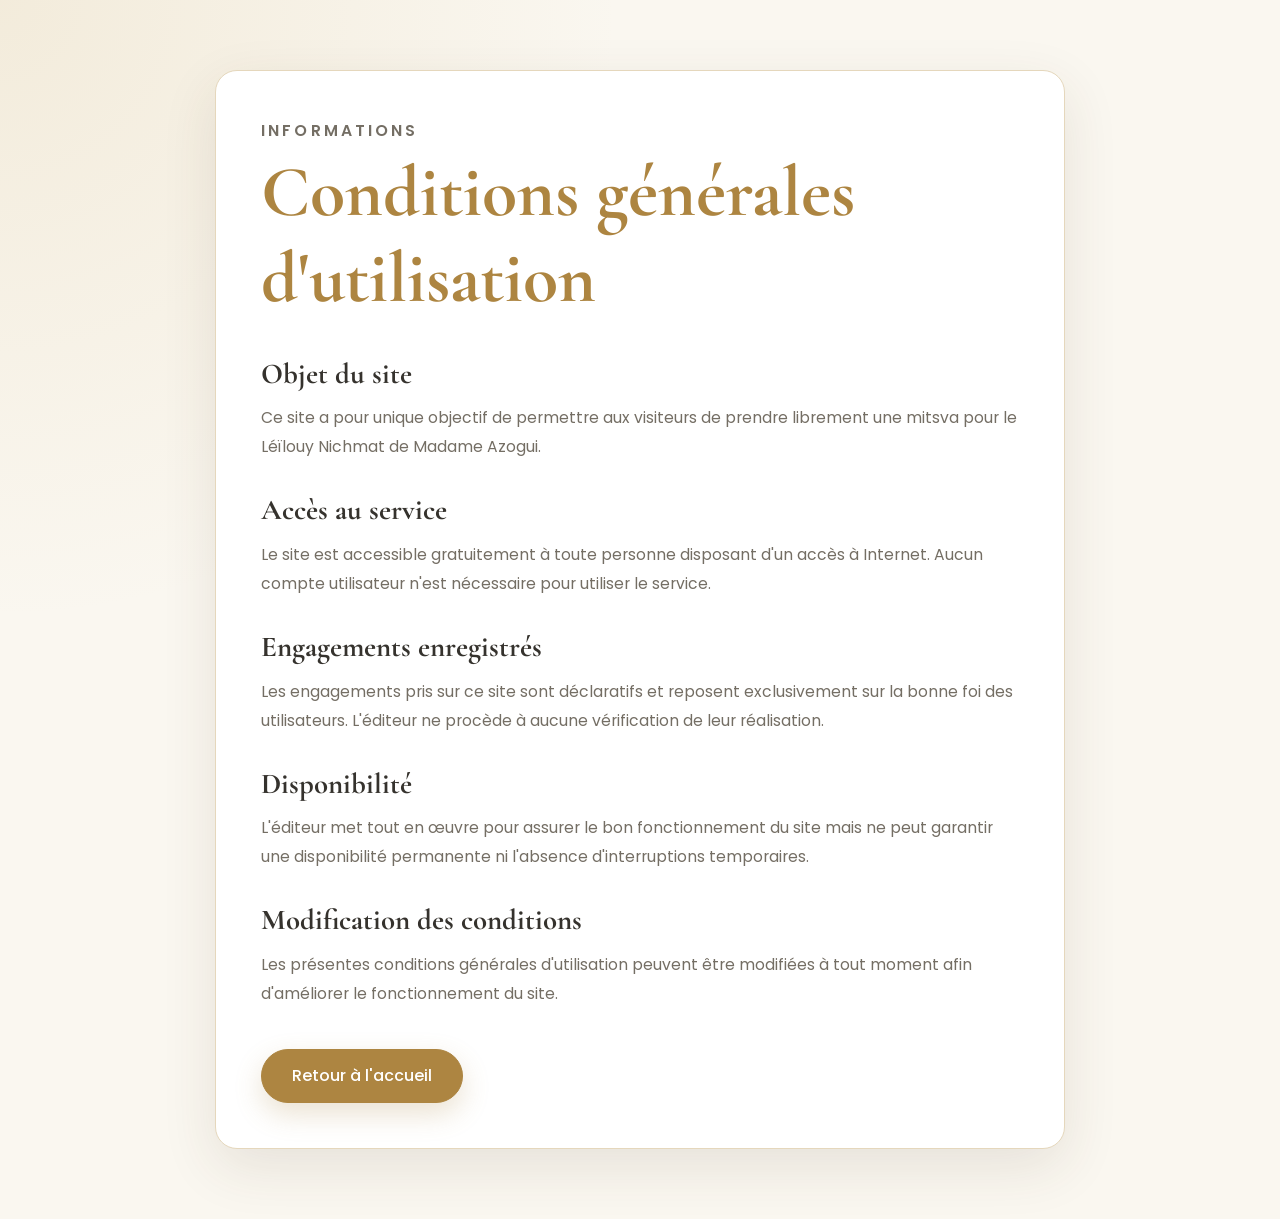
<file: cgu.html>
<!DOCTYPE html>
<html lang="fr">

<head>
  <meta charset="UTF-8">

  <meta
    name="viewport"
    content="width=device-width, initial-scale=1"
  >

  <title>Conditions générales d'utilisation</title>

  <link
    href="https://cdn.jsdelivr.net/npm/bootstrap@5.3.7/dist/css/bootstrap.min.css"
    rel="stylesheet"
  >

  <link rel="preconnect" href="https://fonts.googleapis.com">

  <link
    rel="preconnect"
    href="https://fonts.gstatic.com"
    crossorigin
  >

  <link
    href="https://fonts.googleapis.com/css2?family=Cormorant+Garamond:wght@500;600;700&family=Poppins:wght@300;400;500;600&display=swap"
    rel="stylesheet"
  >

  <link rel="stylesheet" href="style.css">
</head>

<body>

  <main class="page-legale">

    <article class="contenu-legal">

      <p class="petit-titre">Informations</p>

      <h1>Conditions générales d'utilisation</h1>

      <h2>Objet du site</h2>

      <p>
        Ce site a pour unique objectif de permettre aux visiteurs de
        prendre librement une mitsva pour le Léïlouy Nichmat de
        Madame Azogui.
      </p>

      <h2>Accès au service</h2>

      <p>
        Le site est accessible gratuitement à toute personne disposant
        d'un accès à Internet. Aucun compte utilisateur n'est nécessaire
        pour utiliser le service.
      </p>

      <h2>Engagements enregistrés</h2>

      <p>
        Les engagements pris sur ce site sont déclaratifs et reposent
        exclusivement sur la bonne foi des utilisateurs. L'éditeur ne
        procède à aucune vérification de leur réalisation.
      </p>

      <h2>Disponibilité</h2>

      <p>
        L'éditeur met tout en œuvre pour assurer le bon fonctionnement
        du site mais ne peut garantir une disponibilité permanente ni
        l'absence d'interruptions temporaires.
      </p>

      <h2>Modification des conditions</h2>

      <p>
        Les présentes conditions générales d'utilisation peuvent être
        modifiées à tout moment afin d'améliorer le fonctionnement
        du site.
      </p>

      <a href="index.html" class="btn btn-gold">
        Retour à l'accueil
      </a>

    </article>

  </main>

</body>

</html>
</file>
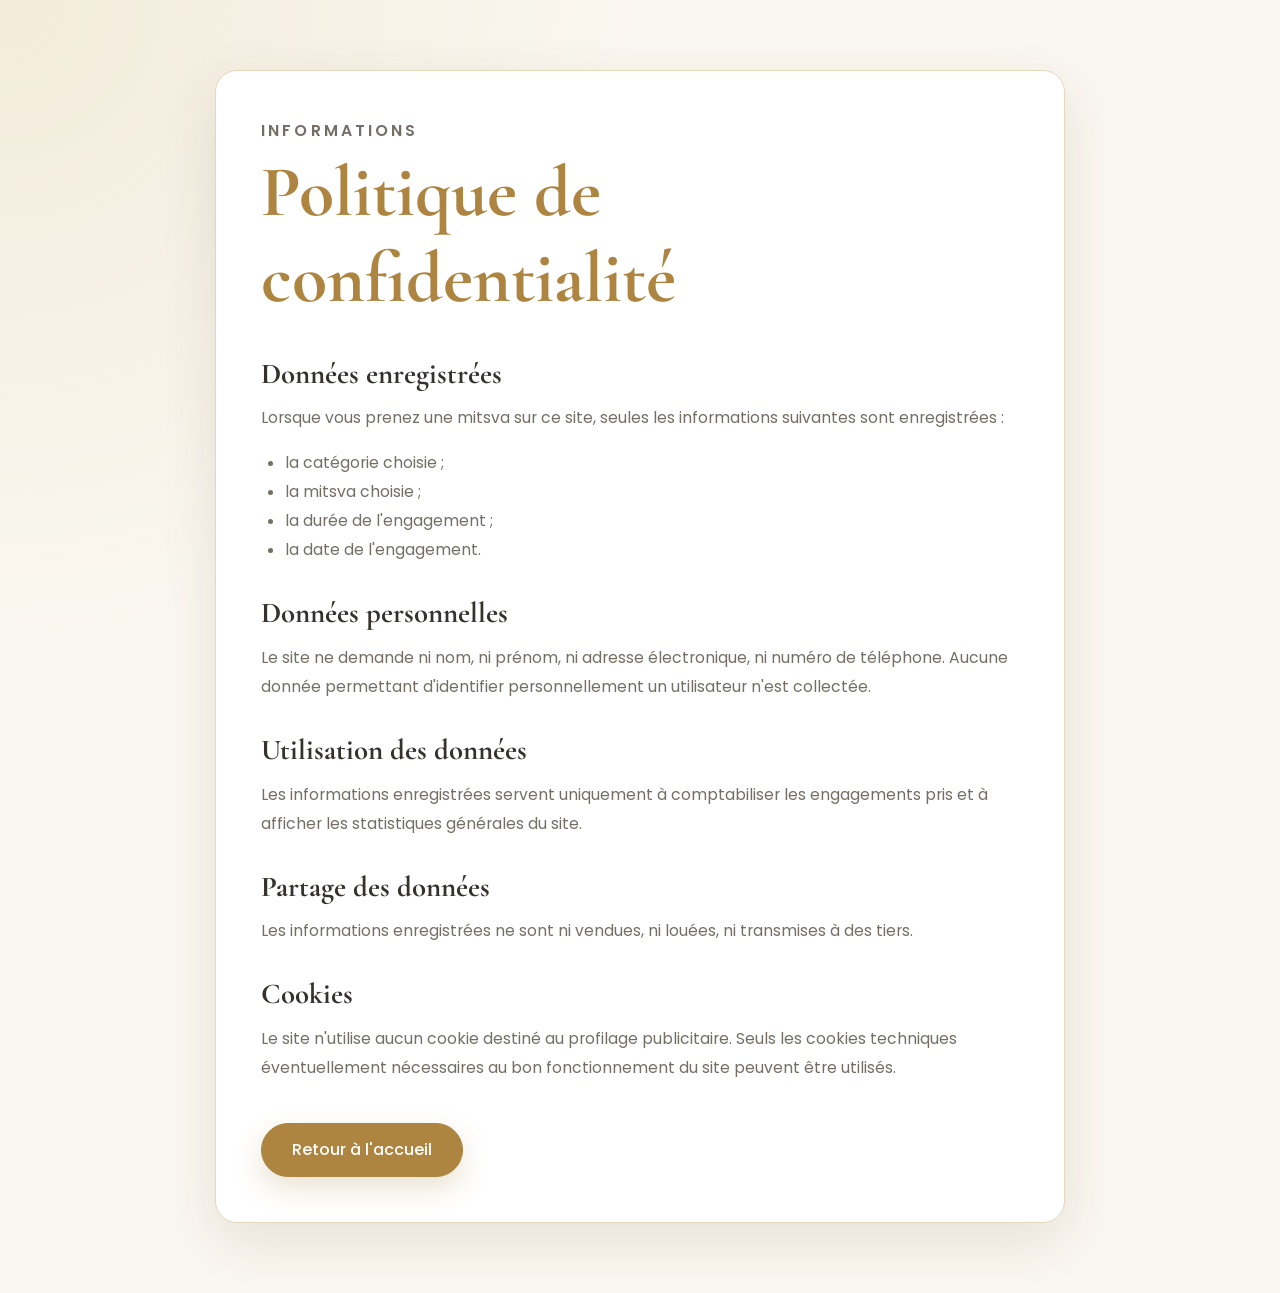
<file: confidentialite.html>
<!DOCTYPE html>
<html lang="fr">

<head>
  <meta charset="UTF-8">

  <meta
    name="viewport"
    content="width=device-width, initial-scale=1"
  >

  <title>Politique de confidentialité</title>

  <link
    href="https://cdn.jsdelivr.net/npm/bootstrap@5.3.7/dist/css/bootstrap.min.css"
    rel="stylesheet"
  >

  <link rel="preconnect" href="https://fonts.googleapis.com">

  <link
    rel="preconnect"
    href="https://fonts.gstatic.com"
    crossorigin
  >

  <link
    href="https://fonts.googleapis.com/css2?family=Cormorant+Garamond:wght@500;600;700&family=Poppins:wght@300;400;500;600&display=swap"
    rel="stylesheet"
  >

  <link rel="stylesheet" href="style.css">
</head>

<body>

  <main class="page-legale">

    <article class="contenu-legal">

      <p class="petit-titre">Informations</p>

      <h1>Politique de confidentialité</h1>

      <h2>Données enregistrées</h2>

      <p>
        Lorsque vous prenez une mitsva sur ce site, seules les
        informations suivantes sont enregistrées :
      </p>

      <ul>
        <li>la catégorie choisie ;</li>
        <li>la mitsva choisie ;</li>
        <li>la durée de l'engagement ;</li>
        <li>la date de l'engagement.</li>
      </ul>

      <h2>Données personnelles</h2>

      <p>
        Le site ne demande ni nom, ni prénom, ni adresse électronique,
        ni numéro de téléphone. Aucune donnée permettant d'identifier
        personnellement un utilisateur n'est collectée.
      </p>

      <h2>Utilisation des données</h2>

      <p>
        Les informations enregistrées servent uniquement à comptabiliser
        les engagements pris et à afficher les statistiques générales
        du site.
      </p>

      <h2>Partage des données</h2>

      <p>
        Les informations enregistrées ne sont ni vendues, ni louées,
        ni transmises à des tiers.
      </p>

      <h2>Cookies</h2>

      <p>
        Le site n'utilise aucun cookie destiné au profilage publicitaire.
        Seuls les cookies techniques éventuellement nécessaires au bon
        fonctionnement du site peuvent être utilisés.
      </p>

      <a href="index.html" class="btn btn-gold">
        Retour à l'accueil
      </a>

    </article>

  </main>

</body>

</html>
</file>
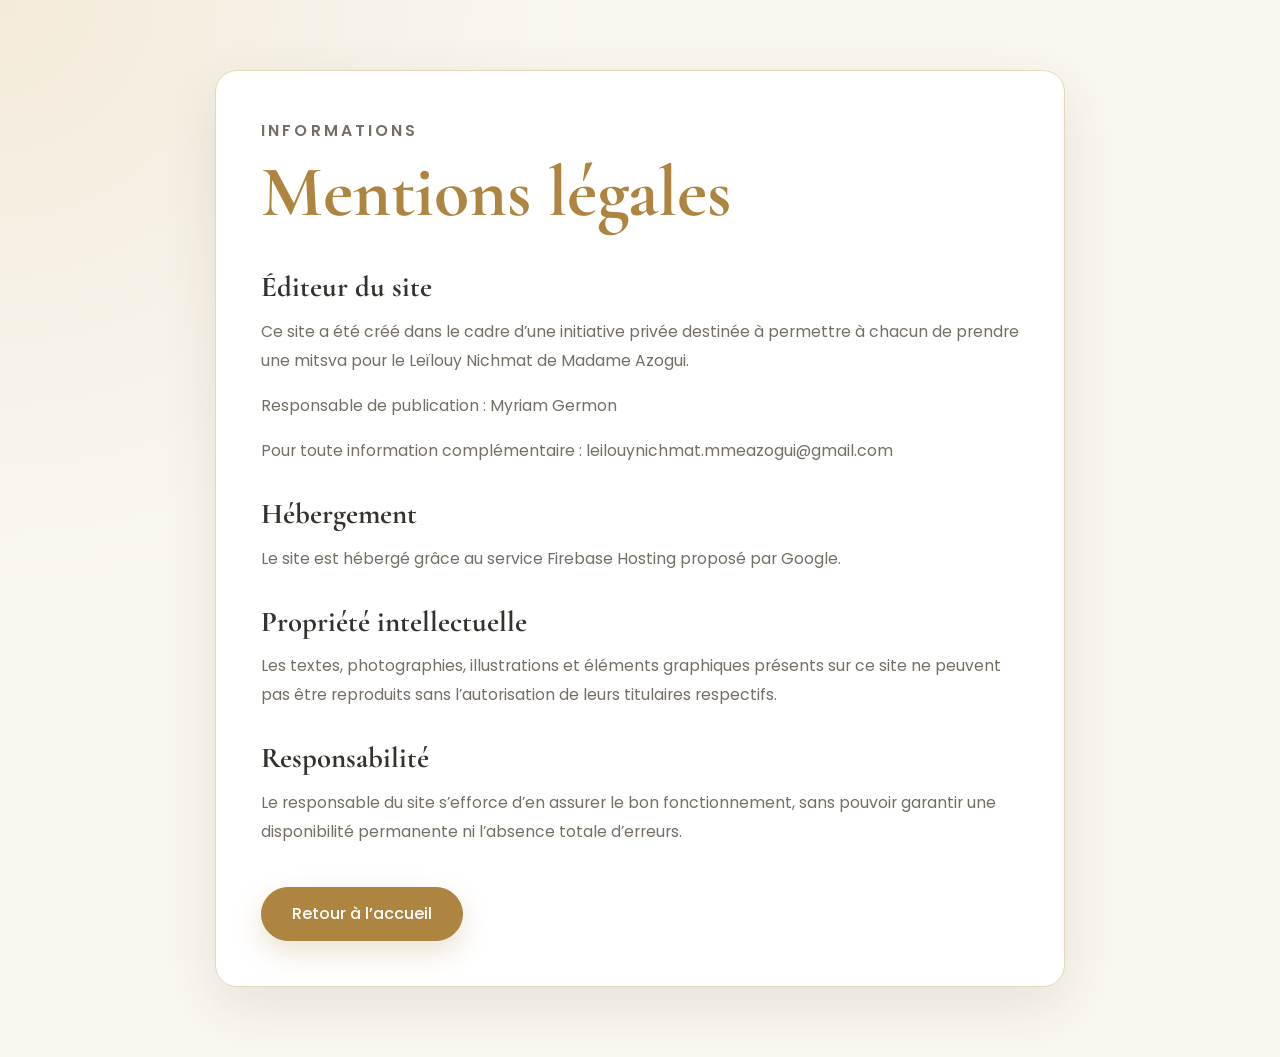
<file: mentions-legales.html>
<!DOCTYPE html>
<html lang="fr">

<head>
  <meta charset="UTF-8">

  <meta
    name="viewport"
    content="width=device-width, initial-scale=1"
  >

  <title>Mentions légales</title>

  <link
    href="https://cdn.jsdelivr.net/npm/bootstrap@5.3.7/dist/css/bootstrap.min.css"
    rel="stylesheet"
  >

  <link rel="preconnect" href="https://fonts.googleapis.com">

  <link
    rel="preconnect"
    href="https://fonts.gstatic.com"
    crossorigin
  >

  <link
    href="https://fonts.googleapis.com/css2?family=Cormorant+Garamond:wght@500;600;700&family=Poppins:wght@300;400;500;600&display=swap"
    rel="stylesheet"
  >

  <link rel="stylesheet" href="style.css">
</head>

<body>

  <main class="page-legale">

    <article class="contenu-legal">

      <p class="petit-titre">Informations</p>

      <h1>Mentions légales</h1>

      <h2>Éditeur du site</h2>

      <p>
        Ce site a été créé dans le cadre d’une initiative privée destinée
        à permettre à chacun de prendre une mitsva pour le Leïlouy Nichmat
        de Madame Azogui.
      </p>

      <p>
        Responsable de publication : Myriam Germon
      </p>

      <p>
        Pour toute information complémentaire : leilouynichmat.mmeazogui@gmail.com 
      </p>

      <h2>Hébergement</h2>

      <p>
        Le site est hébergé grâce au service Firebase Hosting proposé
        par Google.
      </p>

      <h2>Propriété intellectuelle</h2>

      <p>
        Les textes, photographies, illustrations et éléments graphiques
        présents sur ce site ne peuvent pas être reproduits sans
        l’autorisation de leurs titulaires respectifs.
      </p>

      <h2>Responsabilité</h2>

      <p>
        Le responsable du site s’efforce d’en assurer le bon
        fonctionnement, sans pouvoir garantir une disponibilité
        permanente ni l’absence totale d’erreurs.
      </p>

      <a href="index.html" class="btn btn-gold">
        Retour à l’accueil
      </a>

    </article>

  </main>

</body>

</html>
</file>
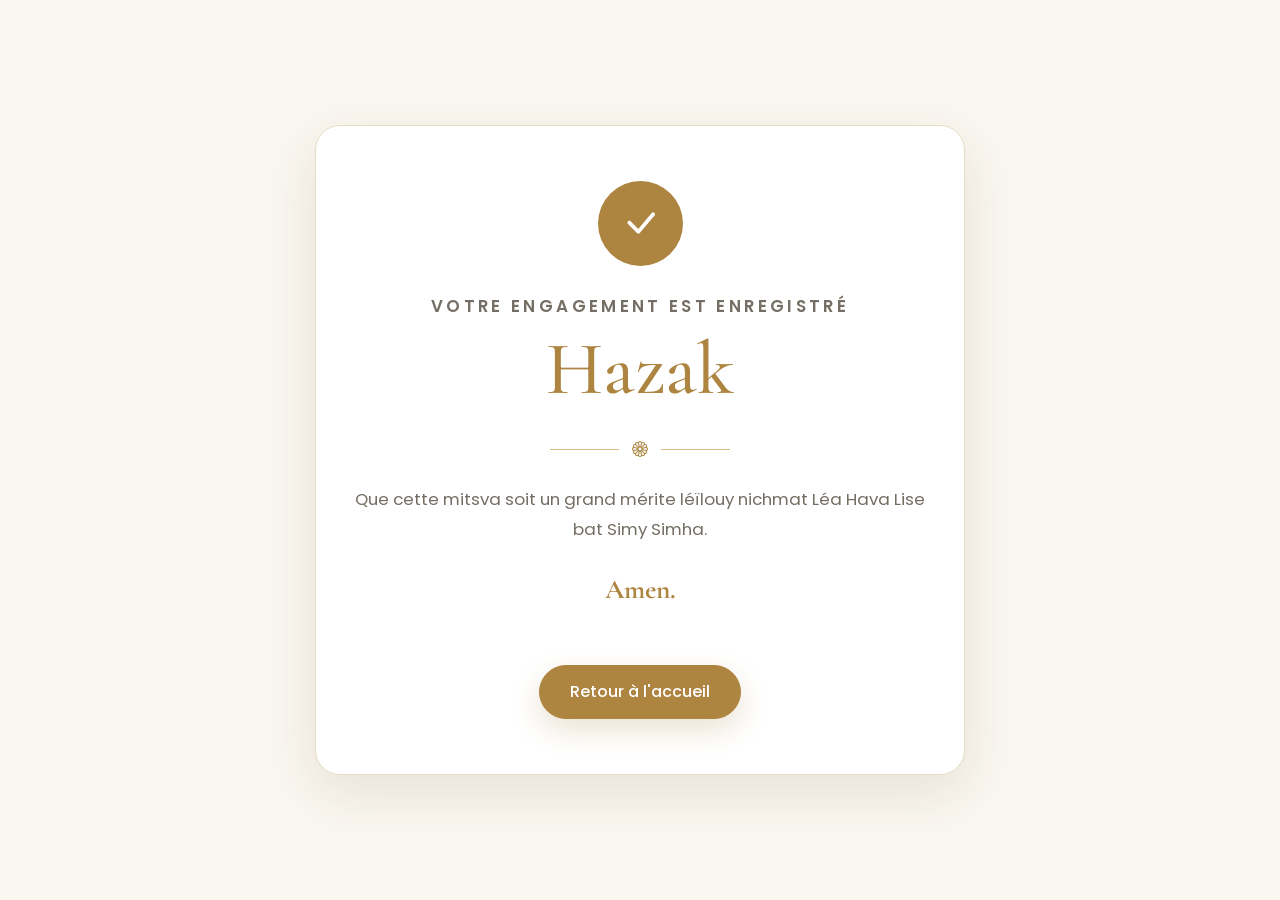
<file: merci.html>
<!DOCTYPE html>
<html lang="fr">

<head>
  <meta charset="UTF-8">

  <meta
    name="viewport"
    content="width=device-width, initial-scale=1"
  >

  <title>Merci pour votre engagement</title>

  <link
    href="https://cdn.jsdelivr.net/npm/bootstrap@5.3.7/dist/css/bootstrap.min.css"
    rel="stylesheet"
  >

  <link rel="preconnect" href="https://fonts.googleapis.com">

  <link
    rel="preconnect"
    href="https://fonts.gstatic.com"
    crossorigin
  >

  <link
    href="https://fonts.googleapis.com/css2?family=Cormorant+Garamond:wght@500;600;700&family=Poppins:wght@300;400;500&display=swap"
    rel="stylesheet"
  >

  <link
    rel="stylesheet"
    href="https://cdn.jsdelivr.net/npm/bootstrap-icons@1.13.1/font/bootstrap-icons.min.css"
  >

  <link rel="stylesheet" href="style.css">

  <style>
    .page-merci {
      min-height: 100vh;
      display: grid;
      place-items: center;
      padding: 30px 20px;
    }

    .carte-merci {
      width: 100%;
      max-width: 650px;
      padding: 55px 35px;
      border: 1px solid #e8dcc5;
      border-radius: 25px;
      background: white;
      box-shadow: var(--shadow);
      text-align: center;
    }

    .icone-merci {
      width: 85px;
      height: 85px;
      display: grid;
      place-items: center;
      margin: 0 auto 25px;
      border-radius: 50%;
      background: var(--gold);
      color: white;
      font-size: 2.5rem;
    }

    .carte-merci h1 {
      color: var(--gold);
      font-size: clamp(3rem, 8vw, 4.7rem);
    }

    .carte-merci p {
      color: var(--text-light);
      font-size: 1.05rem;
      line-height: 1.8;
    }

    .amen {
      margin-top: 22px;
      color: var(--gold) !important;
      font-family: "Cormorant Garamond", serif;
      font-size: 1.7rem !important;
      font-weight: 700;
    }
  </style>
</head>

<body>

  <main class="page-merci">

    <section class="carte-merci">

      <div class="icone-merci">
        <i class="bi bi-check-lg"></i>
      </div>

      <p class="petit-titre">Votre engagement est enregistré</p>

      <h1>Hazak</h1>

      <div class="separateur">
        <span></span>
        <i class="bi bi-flower1"></i>
        <span></span>
      </div>

      <p>
        Que cette mitsva soit un grand mérite léïlouy nichmat Léa Hava Lise bat Simy Simha.
      </p>

      <p class="amen">Amen.</p>

      <a href="index.html" class="btn btn-gold">
        Retour à l'accueil
      </a>

    </section>

  </main>

</body>

</html>
</file>
<file: style.css>
:root {
  --gold: #ad8541;
  --gold-light: #d6bd87;
  --gold-soft: #eee1c5;
  --cream: #faf7f0;
  --cream-dark: #f2ebdd;
  --white: #ffffff;
  --text: #35322d;
  --text-light: #746e64;
  --danger: #a43d3d;
  --success: #557a56;
  --shadow: 0 18px 55px rgba(73, 59, 34, 0.11);
}

* {
  box-sizing: border-box;
}

html {
  scroll-behavior: smooth;
}

body {
  margin: 0;
  background: var(--cream);
  color: var(--text);
  font-family: "Poppins", sans-serif;
}

button,
input {
  font: inherit;
}

/* =========================
   ACCUEIL
========================= */

.hero {
  min-height: 100vh;
  display: flex;
  align-items: center;
  padding: 70px 20px;
  background:
    radial-gradient(
      circle at top left,
      rgba(214, 189, 135, 0.22),
      transparent 35%
    ),
    radial-gradient(
      circle at bottom right,
      rgba(173, 133, 65, 0.13),
      transparent 40%
    ),
    var(--cream);
}

.hero .container {
  max-width: 800px;
}

.photo {
  width: 210px;
  height: 210px;
  object-fit: cover;
  border-radius: 50%;
  border: 5px solid var(--white);
  outline: 2px solid var(--gold-light);
  box-shadow: var(--shadow);
  margin-bottom: 32px;
}

.petit-titre,
.sur-titre,
.modal-sur-titre {
  margin-bottom: 4px;
  color: var(--gold);
  font-size: 0.78rem;
  font-weight: 600;
  letter-spacing: 0.2em;
  text-transform: uppercase;
}

h1,
h2,
h3 {
  font-family: "Cormorant Garamond", serif;
}

.hero h1 {
  margin: 0;
  color: var(--gold);
  font-size: clamp(3.4rem, 8vw, 5.5rem);
  font-weight: 700;
  line-height: 0.95;
}

.hero h2 {
  margin-top: 14px;
  font-size: clamp(1.9rem, 5vw, 2.8rem);
  font-weight: 500;
}

.separateur {
  width: 180px;
  margin: 22px auto;
  display: flex;
  align-items: center;
  gap: 13px;
  color: var(--gold);
}

.separateur span {
  height: 1px;
  flex: 1;
  background: var(--gold-light);
}

blockquote {
  max-width: 620px;
  margin: 0 auto 23px;
  color: #5b5141;
  font-family: "Cormorant Garamond", serif;
  font-size: 1.55rem;
  font-style: italic;
  line-height: 1.45;
}

.texte-introduction {
  max-width: 680px;
  margin: auto;
  color: var(--text-light);
  font-size: 1.02rem;
  line-height: 1.85;
}

.btn-gold {
  margin-top: 34px;
  padding: 14px 30px;
  border: 1px solid var(--gold);
  border-radius: 50px;
  background: var(--gold);
  box-shadow: 0 11px 28px rgba(173, 133, 65, 0.24);
  color: var(--white);
  font-weight: 500;
  transition:
    transform 0.25s ease,
    background 0.25s ease,
    box-shadow 0.25s ease;
}

.btn-gold:hover,
.btn-gold:focus {
  border-color: #977033;
  background: #977033;
  box-shadow: 0 14px 32px rgba(173, 133, 65, 0.32);
  color: var(--white);
  transform: translateY(-2px);
}

/* =========================
   SECTION DES CATÉGORIES
========================= */

.section-mitsvot {
  min-height: 100vh;
  padding: 95px 20px;
  background: var(--white);
}

.titre-section {
  max-width: 750px;
  margin: 0 auto 55px;
}

.titre-section h2 {
  margin: 8px 0 12px;
  font-size: clamp(2.3rem, 5vw, 3.5rem);
  font-weight: 700;
}

.titre-section > p:last-child {
  color: var(--text-light);
}

/* =========================
   CARTES DES CATÉGORIES
========================= */

.carte-categorie {
  width: 100%;
  min-height: 180px;
  position: relative;
  display: flex;
  flex-direction: row;
  align-items: center;
  gap: 22px;
  padding: 24px;
  overflow: hidden;
  border: 1px solid #eadfcb;
  border-radius: 22px;
  background: var(--cream);
  color: var(--text);
  text-align: left;
  box-shadow: 0 9px 30px rgba(73, 59, 34, 0.07);
  transition:
    transform 0.28s ease,
    box-shadow 0.28s ease,
    border-color 0.28s ease;
}

.carte-categorie::after {
  content: "";
  width: 125px;
  height: 125px;
  position: absolute;
  right: -43px;
  bottom: -45px;
  border-radius: 50%;
  background: rgba(214, 189, 135, 0.24);
}

.carte-categorie:hover,
.carte-categorie:focus-visible {
  border-color: var(--gold-light);
  box-shadow: var(--shadow);
  transform: translateY(-7px);
}

/* Illustration à gauche */

.illustration-categorie {
  width: 105px;
  height: 105px;
  flex: 0 0 105px;
  position: relative;
  z-index: 2;
  display: flex;
  align-items: center;
  justify-content: center;
  overflow: hidden;
  border: 2px solid #000000;
  border-radius: 15px;
  background: var(--white);
}

.illustration-categorie img {
  width: 100%;
  height: 100%;
  display: block;
  object-fit: cover;
  padding: 0;
  transition: transform 0.3s ease;
}

.carte-categorie:hover .illustration-categorie img {
  transform: scale(1.06);
}

/* Texte de la carte */

.contenu-categorie {
  min-width: 0;
  flex: 1;
  position: relative;
  z-index: 2;
  display: flex;
  flex-direction: column;
  padding-right: 30px;
}

.contenu-categorie strong {
  font-family: "Cormorant Garamond", serif;
  font-size: 1.8rem;
}


.nombre-mitsvot {
  margin-top: 12px;
  color: var(--gold);
  font-size: 0.76rem;
  font-weight: 600;
  letter-spacing: 0.04em;
}

.fleche-categorie {
  position: absolute;
  right: 25px;
  bottom: 22px;
  z-index: 3;
  color: var(--gold);
  font-size: 1.25rem;
}

/* =========================
   FENÊTRE MODALE
========================= */

.modal-content {
  overflow: hidden;
  border: 0;
  border-radius: 24px;
  box-shadow: var(--shadow);
}

.modal-header {
  padding: 27px 30px;
  border-bottom: 1px solid #eee4d3;
  background: var(--cream);
}

.modal-title {
  font-size: 2.2rem;
  font-weight: 700;
}

.modal-body {
  max-height: 75vh;
  padding: 30px;
  overflow-y: auto;
}

.etape-formulaire + .etape-formulaire {
  margin-top: 34px;
}

.etape-formulaire h3 {
  display: flex;
  align-items: center;
  gap: 12px;
  margin-bottom: 18px;
  font-size: 1.5rem;
  font-weight: 700;
}

.etape-formulaire h3 span {
  width: 32px;
  height: 32px;
  display: grid;
  place-items: center;
  border-radius: 50%;
  background: var(--gold);
  color: var(--white);
  font-family: "Poppins", sans-serif;
  font-size: 0.82rem;
}

/* =========================
   OPTIONS DE MITSVA
========================= */

.liste-options {
  display: grid;
  gap: 10px;
}

.option-mitsva {
  display: flex;
  align-items: flex-start;
  gap: 12px;
  padding: 14px 16px;
  border: 1px solid #e7dcc7;
  border-radius: 13px;
  background: var(--white);
  cursor: pointer;
  line-height: 1.5;
  transition:
    border-color 0.2s ease,
    background 0.2s ease;
}

.option-mitsva:hover {
  border-color: var(--gold-light);
  background: var(--cream);
}

.option-mitsva input {
  position: absolute;
  opacity: 0;
}

.radio-personnalise {
  width: 19px;
  height: 19px;
  flex: 0 0 19px;
  margin-top: 2px;
  border: 2px solid #c8b68f;
  border-radius: 50%;
  box-shadow: inset 0 0 0 4px var(--white);
}

.option-mitsva:has(input:checked) {
  border-color: var(--gold);
  background: #fbf5e9;
}

.option-mitsva input:checked + .radio-personnalise {
  border-color: var(--gold);
  background: var(--gold);
}

/* =========================
   DURÉES
========================= */

.grille-durees {
  display: grid;
  grid-template-columns: repeat(3, 1fr);
  gap: 11px;
}

.option-duree {
  cursor: pointer;
}

.option-duree input {
  position: absolute;
  opacity: 0;
}

.option-duree span {
  min-height: 52px;
  display: grid;
  place-items: center;
  padding: 8px 10px;
  border: 1px solid #dfd1b7;
  border-radius: 13px;
  background: var(--white);
  text-align: center;
  font-size: 0.88rem;
  transition:
    background 0.2s ease,
    color 0.2s ease,
    border-color 0.2s ease,
    transform 0.2s ease;
}

.option-duree:hover span {
  border-color: var(--gold);
  transform: translateY(-2px);
}

.option-duree input:checked + span {
  border-color: var(--gold);
  background: var(--gold);
  color: var(--white);
}

/* =========================
   RAPPEL ET VALIDATION
========================= */

.rappel-intention {
  display: flex;
  align-items: flex-start;
  gap: 14px;
  margin-top: 32px;
  padding: 17px 19px;
  border-left: 3px solid var(--gold);
  border-radius: 8px 15px 15px 8px;
  background: var(--cream);
}

.rappel-intention i {
  color: var(--gold);
  font-size: 1.2rem;
}

.rappel-intention p {
  margin: 0;
  color: #655c4e;
  font-family: "Cormorant Garamond", serif;
  font-size: 1.2rem;
  line-height: 1.5;
}

.message-erreur {
  min-height: 24px;
  margin: 16px 0 0;
  color: var(--danger);
  font-size: 0.86rem;
  font-weight: 500;
}

.bouton-validation {
  width: 100%;
  margin-top: 8px;
}

.bouton-validation:disabled {
  cursor: not-allowed;
  opacity: 0.8;
}

.validation-reussie {
  border-color: var(--success) !important;
  background: var(--success) !important;
}

/* =========================
   FOOTER
========================= */

.footer-site {
  padding: 48px 20px 28px;
  border-top: 1px solid rgba(173, 133, 65, 0.3);
  background: #3e3529;
  color: rgba(255, 255, 255, 0.82);
}

.footer-contenu {
  max-width: 900px;
  text-align: center;
}

.footer-titre {
  margin: 0;
  color: var(--gold-light);
  font-family: "Cormorant Garamond", serif;
  font-size: 1.8rem;
  font-weight: 700;
}

.footer-texte {
  max-width: 620px;
  margin: 10px auto 25px;
  font-size: 0.9rem;
  line-height: 1.7;
}

.footer-liens {
  display: flex;
  flex-wrap: wrap;
  justify-content: center;
  align-items: center;
  gap: 10px;
}

.footer-liens a {
  color: rgba(255, 255, 255, 0.9);
  font-size: 0.86rem;
  text-decoration: none;
  transition: color 0.2s ease;
}

.footer-liens a:hover,
.footer-liens a:focus {
  color: var(--gold-light);
  text-decoration: underline;
}

.footer-liens span {
  color: var(--gold-light);
}

.footer-copyright {
  margin: 25px 0 0;
  color: rgba(255, 255, 255, 0.55);
  font-size: 0.76rem;
}

/* =========================
   RESPONSIVE TABLETTE
========================= */

@media (max-width: 991px) {
  .carte-categorie {
    min-height: 170px;
  }

  .illustration-categorie {
    width: 95px;
    height: 95px;
    flex-basis: 95px;
  }
}

/* =========================
   RESPONSIVE TÉLÉPHONE
========================= */

@media (max-width: 767px) {
  .hero {
    padding: 55px 17px;
  }

  .photo {
    width: 170px;
    height: 170px;
  }

  .section-mitsvot {
    padding: 70px 16px;
  }

  .carte-categorie {
    min-height: 155px;
    gap: 16px;
    padding: 18px;
  }

  .illustration-categorie {
    width: 82px;
    height: 82px;
    flex-basis: 82px;
    border-radius: 12px;
  }

  .illustration-categorie img {
    padding: 5px;
  }

  .contenu-categorie {
    padding-right: 18px;
  }

  .contenu-categorie strong {
    font-size: 1.55rem;
  }

  .description-categorie {
    font-size: 0.82rem;
  }

  .nombre-mitsvot {
    font-size: 0.7rem;
  }

  .fleche-categorie {
    right: 16px;
    bottom: 15px;
  }

  .modal-dialog {
    margin: 10px;
  }

  .modal-header,
  .modal-body {
    padding: 22px 18px;
  }

  .grille-durees {
    grid-template-columns: repeat(2, 1fr);
  }

  .footer-site {
  padding: 40px 18px 25px;
}

.footer-liens {
  flex-direction: column;
  gap: 8px;
}

.footer-liens span {
  display: none;
}
}

/* =========================
   TRÈS PETITS ÉCRANS
========================= */

@media (max-width: 430px) {
  .carte-categorie {
    align-items: flex-start;
    gap: 13px;
    padding: 15px;
  }

  .illustration-categorie {
    width: 72px;
    height: 72px;
    flex-basis: 72px;
  }

  .contenu-categorie strong {
    font-size: 1.4rem;
  }

  .description-categorie {
    font-size: 0.77rem;
  }

  .nombre-mitsvot {
    margin-top: 8px;
  }
}

/* =========================
   STATISTIQUES
========================= */

.section-statistiques {
  padding: 85px 20px;
  background: var(--cream-dark);
}

.statistiques-entete {
  max-width: 700px;
  margin: 0 auto 45px;
}

.statistiques-entete h2 {
  margin: 8px 0 12px;
  font-size: clamp(2.4rem, 5vw, 3.7rem);
  font-weight: 700;
}

.statistiques-entete h2 span {
  color: var(--gold);
}

.statistiques-entete > p:last-child {
  color: var(--text-light);
}

.carte-statistique {
  height: 100%;
  padding: 22px 18px;
  border: 1px solid #e5d7bc;
  border-radius: 18px;
  background: var(--white);
  box-shadow: 0 8px 24px rgba(73, 59, 34, 0.07);
  text-align: center;
}

.carte-statistique strong {
  display: block;
  color: var(--gold);
  font-family: "Cormorant Garamond", serif;
  font-size: 2.2rem;
  line-height: 1;
}

.carte-statistique span {
  display: block;
  margin-top: 8px;
  color: var(--text);
  font-size: 0.9rem;
}

.bandeau-engagements{
    width:100%;
    padding:16px 20px;

    background:#d9c49a;

    border-top:2px solid #c49a4a;
    border-bottom:2px solid #c49a4a;

    text-align:center;

    color:#5d4825;

    font-size:1.05rem;
    font-weight:500;

    letter-spacing:.2px;
}

.bandeau-engagements span{
    color:#a9771f;
    font-size:1.45rem;
    font-weight:700;
    margin:0 4px;
}

.bandeau-engagements strong{
    font-weight:600;
}

/* =========================
   PAGES LÉGALES
========================= */

.page-legale {
  min-height: 100vh;
  padding: 70px 20px;
  background:
    radial-gradient(
      circle at top left,
      rgba(214, 189, 135, 0.2),
      transparent 35%
    ),
    var(--cream);
}

.contenu-legal {
  width: 100%;
  max-width: 850px;
  margin: 0 auto;
  padding: 45px;
  border: 1px solid #e5d7bc;
  border-radius: 22px;
  background: var(--white);
  box-shadow: var(--shadow);
}

.contenu-legal h1 {
  margin: 0 0 35px;
  color: var(--gold);
  font-size: clamp(2.8rem, 7vw, 4.5rem);
  font-weight: 700;
}

.contenu-legal h2 {
  margin: 32px 0 12px;
  color: var(--text);
  font-size: 1.8rem;
  font-weight: 700;
}

.contenu-legal p,
.contenu-legal li {
  color: var(--text-light);
  font-size: 0.98rem;
  line-height: 1.85;
}

.contenu-legal ul {
  padding-left: 24px;
}

.contenu-legal .btn-gold {
  display: inline-block;
  margin-top: 25px;
  text-decoration: none;
}

@media (max-width: 767px) {
  .page-legale {
    padding: 35px 15px;
  }

  .contenu-legal {
    padding: 30px 20px;
    border-radius: 18px;
  }

  .contenu-legal h1 {
    margin-bottom: 25px;
  }

  .contenu-legal h2 {
    font-size: 1.55rem;
  }
}
</file>
